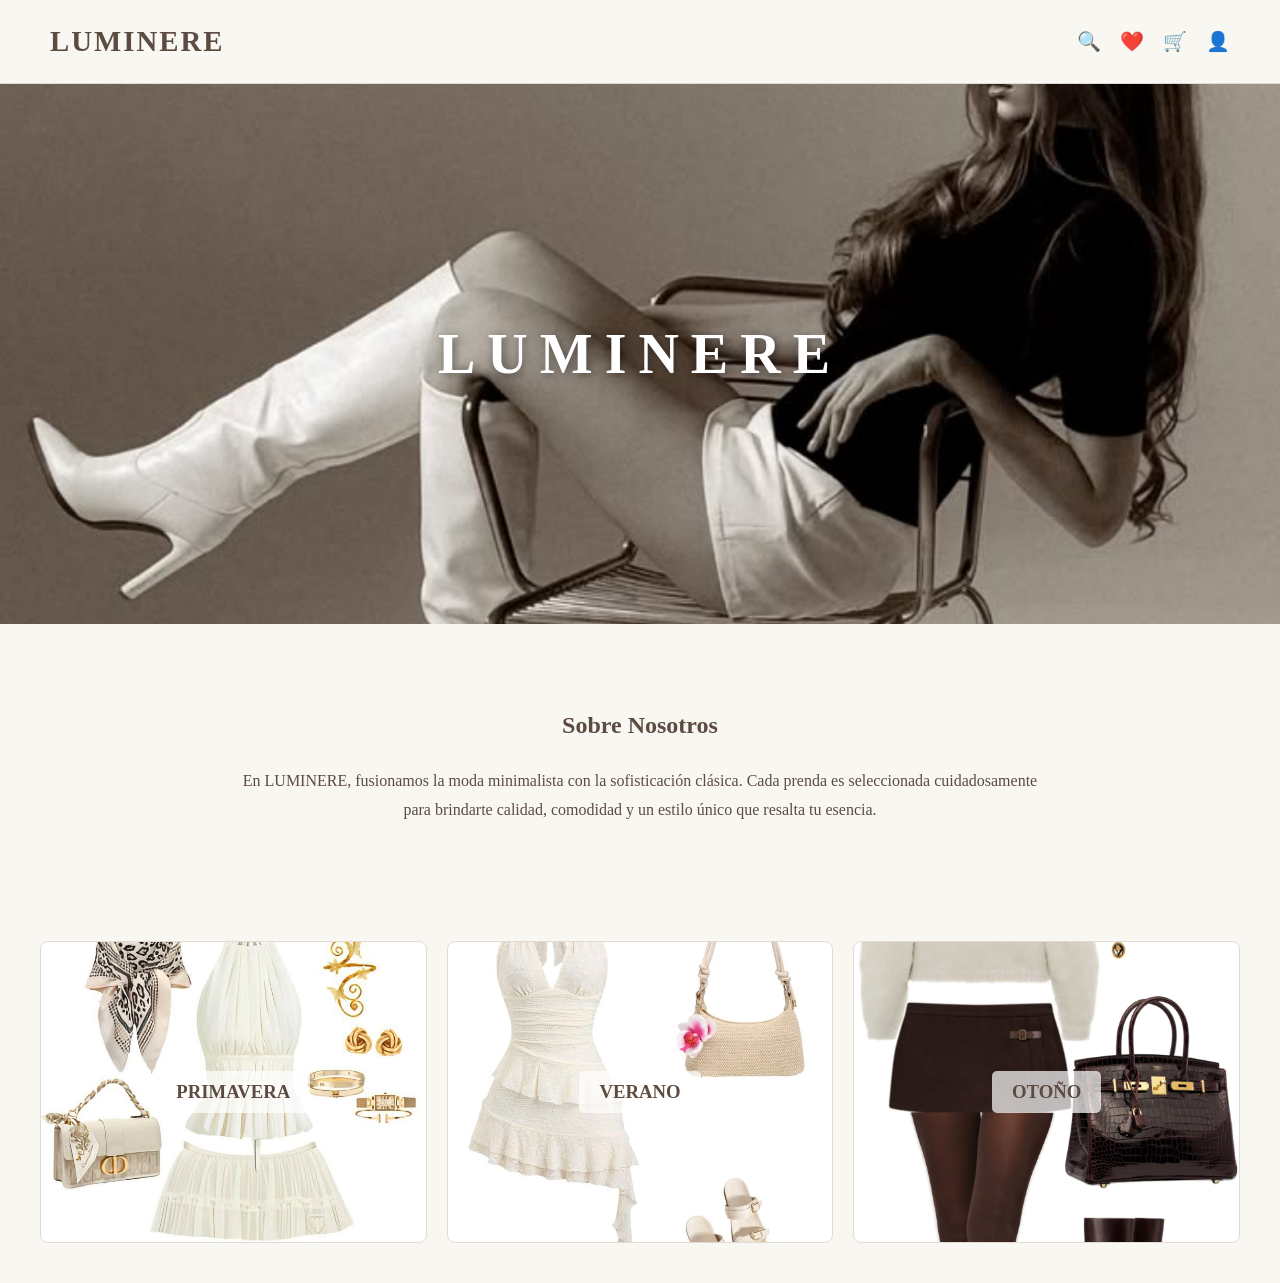
<file: index.html>
<!DOCTYPE html>
<html lang="es">
<head>
    <meta charset="UTF-8">
    <title>LUMINERE | Elegancia Atemporal</title>
    <link rel="stylesheet" href="estilo.css">
</head>
<body>

    <header class="navbar">
        <div class="logo">LUMINERE</div>
        <div class="nav-right">
            <span class="icon">🔍</span>
            <span class="icon">❤️</span>
            <span class="icon" onclick="abrirCarrito()">🛒</span>
            <span class="icon">👤</span>
        </div>
    </header>

    <section class="hero">
        <h1>LUMINERE</h1>
    </section>

    <section class="about">
        <h2>Sobre Nosotros</h2>
        <p>En LUMINERE, fusionamos la moda minimalista con la sofisticación clásica. Cada prenda es seleccionada cuidadosamente para brindarte calidad, comodidad y un estilo único que resalta tu esencia.</p>
    </section>

    <section class="colecciones">
        <div class="grid-colecciones">
            <a href="primavera.html" class="card" style="background-image: url('coleccion-primavera.jpg');"><h3>PRIMAVERA</h3></a>
            <a href="verano.html" class="card" style="background-image: url('coleccion-verano.jpg');"><h3>VERANO</h3></a>
            <a href="otono.html" class="card" style="background-image: url('coleccion-otono.jpg');"><h3>OTOÑO</h3></a>
        </div>
    </section>

    <div id="toast" class="toast">¡Producto añadido al carrito!</div>

    <div id="modal-carrito" class="modal">
        <div class="modal-contenido">
            <span class="cerrar" onclick="cerrarCarrito()">&times;</span>
            <h2>Tu Carrito</h2>
            <div id="lista-carrito"></div>
            <hr>
            <h3>Total: $<span id="total-precio">0.00</span></h3>
        </div>
    </div>

    <script>
        let carrito = JSON.parse(localStorage.getItem('carrito')) || [];

        function mostrarNotificacion() {
            const toast = document.getElementById("toast");
            toast.className = "toast mostrar";
            setTimeout(() => { toast.className = "toast"; }, 3000);
        }

        function abrirCarrito() {
            document.getElementById("modal-carrito").style.display = "flex";
            const lista = document.getElementById("lista-carrito");
            const totalEl = document.getElementById("total-precio");
            lista.innerHTML = "";
            let total = 0;
            carrito.forEach((p, i) => {
                total += (p.precio * p.cantidad);
                lista.innerHTML += `<p>${p.nombre} - $${p.precio} x ${p.cantidad} <button onclick="eliminar(${i})">X</button></p>`;
            });
            totalEl.innerText = total.toFixed(2);
        }

        function cerrarCarrito() { document.getElementById("modal-carrito").style.display = "none"; }

        function agregarAlCarrito(nombre, precio) {
            const item = carrito.find(p => p.nombre === nombre);
            if(item) item.cantidad++;
            else carrito.push({nombre, precio, cantidad: 1});
            localStorage.setItem('carrito', JSON.stringify(carrito));
            mostrarNotificacion();
        }

        function eliminar(i) {
            carrito.splice(i, 1);
            localStorage.setItem('carrito', JSON.stringify(carrito));
            abrirCarrito();
        }
    </script>
</body>
</html>
</file>
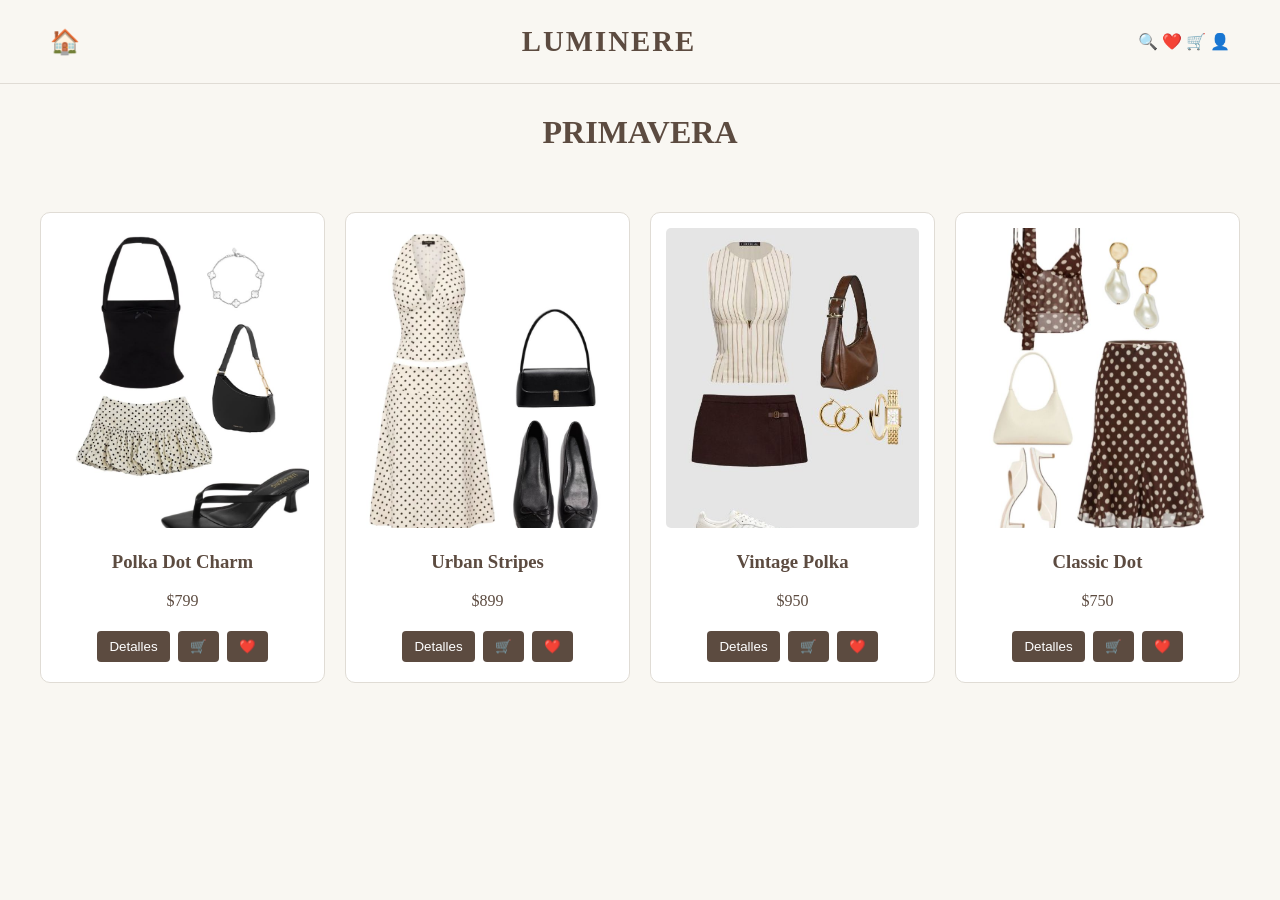
<file: primavera.html>
<!DOCTYPE html>
<html lang="es">
<head>
    <meta charset="UTF-8">
    <link rel="stylesheet" href="estilo.css">
    <title>Primavera | Luminere</title>
</head>
<body>

    <header class="navbar">
        <div class="nav-left"><a href="index.html" style="text-decoration:none; color:inherit; font-size: 1.5rem;">🏠</a></div>
        <div class="logo">LUMINERE</div>
        <div class="nav-right"><span>🔍</span> <span>❤️</span> <span>🛒</span> <span>👤</span></div>
    </header>

    <h1 style="text-align: center; margin-top: 30px;">PRIMAVERA</h1>

    <section class="grid-productos">
        <div class="producto">
            <img src="primavera-1.jpg" alt="Producto">
            <h3>Polka Dot Charm</h3>
            <p>$799</p>
            <button onclick="abrirModal('Polka Dot Charm', 'Top negro con lazo y falda de volantes.', '$799')">Detalles</button>
            <button>🛒</button> <button>❤️</button>
        </div>
        <div class="producto">
            <img src="primavera-2.jpg" alt="Producto">
            <h3>Urban Stripes</h3>
            <p>$899</p>
            <button onclick="abrirModal('Urban Stripes', 'Top de rayas con falda marrón.', '$899')">Detalles</button>
            <button>🛒</button> <button>❤️</button>
        </div>
        <div class="producto">
            <img src="primavera-3.jpg" alt="Producto">
            <h3>Vintage Polka</h3>
            <p>$950</p>
            <button onclick="abrirModal('Vintage Polka', 'Top con bufanda y falda midi.', '$950')">Detalles</button>
            <button>🛒</button> <button>❤️</button>
        </div>
        <div class="producto">
            <img src="primavera-4.jpg" alt="Producto">
            <h3>Classic Dot</h3>
            <p>$750</p>
            <button onclick="abrirModal('Classic Dot', 'Vestido de lunares estilo halter.', '$750')">Detalles</button>
            <button>🛒</button> <button>❤️</button>
        </div>
    </section>

    <div id="modal" class="modal">
        <div class="modal-contenido">
            <span>🛒</span><span id="carrito-contador">0</span>
            <h2 id="modal-titulo"></h2>
            <p id="modal-desc"></p>
            <p><strong>Precio: <span id="modal-precio"></span></strong></p>
            
            <label>Selecciona tu talla:</label>
            <select style="display:block; width:100%; margin: 10px 0;">
                <option>XS</option> <option>S</option> <option>M</option> <option>L</option> <option>XL</option>
            </select>
            
            <button onclick="agregarAlCarrito()" style="width: 100%; margin-top: 10px;">Añadir al Carrito</button>
        </div>
    </div>

    <script>
    // Al cargar la página, leemos el número que ya existía
    let contadorCarrito = localStorage.getItem('miCarrito') ? parseInt(localStorage.getItem('miCarrito')) : 0;
    document.getElementById('carrito-contador').innerText = contadorCarrito;

    function abrirModal(nombre, desc, precio) {
        document.getElementById('modal-titulo').innerText = nombre;
        document.getElementById('modal-desc').innerText = desc;
        document.getElementById('modal-precio').innerText = precio;
        document.getElementById('modal').style.display = 'flex';
    }

    function cerrarModal() {
        document.getElementById('modal').style.display = 'none';
    }

    function agregarAlCarrito() {
        contadorCarrito++;
        // Guardamos el nuevo valor en la memoria del navegador
        localStorage.setItem('miCarrito', contadorCarrito);
        document.getElementById('carrito-contador').innerText = contadorCarrito;
        alert("¡Producto añadido al carrito!");
        cerrarModal();
    }
</script>
</body>
</html>
</file>
<file: estilo.css>
/* --- 1. CONFIGURACIÓN GLOBAL --- */
:root {
    --fondo-elegante: #F9F7F2;
    --texto-cafe: #5C4B40;
    --borde-sutil: #e0dcd5;
}

body {
    margin: 0;
    background-color: var(--fondo-elegante);
    font-family: 'Georgia', serif;
    color: var(--texto-cafe);
}

/* --- 2. NAVEGACIÓN --- */
.navbar { display: flex; justify-content: space-between; padding: 25px 50px; align-items: center; border-bottom: 1px solid var(--borde-sutil); }
.logo { font-size: 1.8rem; font-weight: bold; letter-spacing: 2px; }
.icon { cursor: pointer; font-size: 1.2rem; margin-left: 15px; }

/* --- 3. LOBBY --- */
.hero { height: 60vh; background: url('fondo-inicio.jpg') center/cover; display: flex; justify-content: center; align-items: center; position: relative; }
.hero h1 { font-size: 3.5rem; letter-spacing: 12px; color: #FFFFFF; text-transform: uppercase; text-shadow: 2px 2px 8px rgba(0,0,0,0.4); z-index: 1; }
.about { padding: 60px 15%; text-align: center; line-height: 1.8; max-width: 800px; margin: 0 auto; }

/* --- 4. COLECCIONES --- */
.grid-colecciones { display: grid; grid-template-columns: repeat(3, 1fr); gap: 20px; padding: 40px; }
.card { height: 300px; background-size: cover; background-position: center; display: flex; justify-content: center; align-items: center; border-radius: 8px; border: 1px solid var(--borde-sutil); text-decoration: none; }
.card h3 { background: rgba(255, 255, 255, 0.7); padding: 10px 20px; color: var(--texto-cafe) !important; border-radius: 5px; }

/* --- 5. PRODUCTOS --- */
.grid-productos { display: grid; grid-template-columns: repeat(4, 1fr); gap: 20px; padding: 40px; }
.producto { background: white; padding: 15px; border-radius: 10px; text-align: center; border: 1px solid var(--borde-sutil); }
.producto img { width: 100%; height: 300px; object-fit: cover; border-radius: 5px; }
.producto button { margin: 5px 2px; padding: 8px 12px; background: var(--texto-cafe); color: white; border: none; border-radius: 4px; cursor: pointer; }

/* --- 6. MODAL Y TOAST --- */
.modal { display: none; position: fixed; top: 0; left: 0; width: 100%; height: 100%; background: rgba(0,0,0,0.5); z-index: 9999; justify-content: center; align-items: center; }
.modal-contenido { background: #F9F7F2; padding: 30px; width: 350px; border-radius: 10px; text-align: center; border: 1px solid var(--borde-sutil); position: relative; }
.cerrar { position: absolute; top: 10px; right: 15px; cursor: pointer; font-size: 24px; font-weight: bold; }

.toast { visibility: hidden; position: fixed; bottom: 30px; right: 30px; background: var(--texto-cafe); color: white; padding: 15px; border-radius: 5px; z-index: 10000; transition: opacity 0.3s; opacity: 0; }
.toast.mostrar { visibility: visible; opacity: 1; }
</file>
